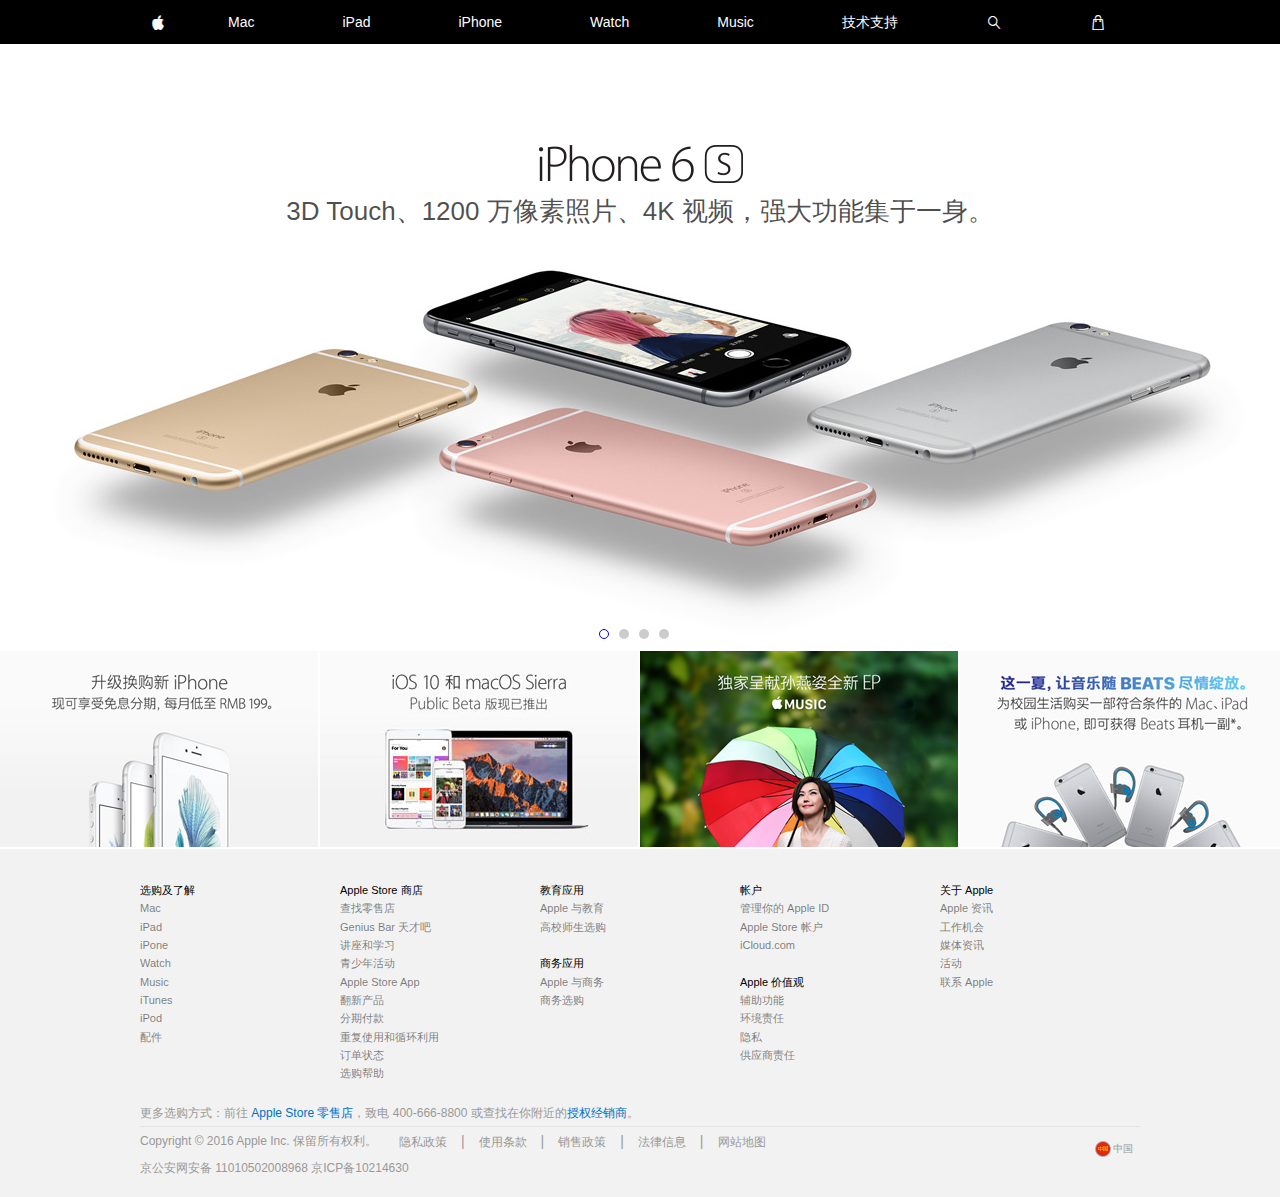
<file: index.html>
<!DOCTYPE html>
<html lang="en">
<head>
    <meta charset="UTF-8">
    <title>apple</title>
    <link rel="stylesheet" href="css/less.css">
    <link rel="stylesheet" href="css/apple.css">
    <link rel="stylesheet" href="ico/iconfont.css">
</head>
<body>
<!--菜单-->
<div class="caidan">
    <ul>
        <li><a href="">Mac</a></li>
        <li><a href="">iPad</a></li>
        <li><a href="">iPad</a></li>
        <li><a href="">iPhone</a></li>
        <li><a href="">Watch</a></li>
        <li><a href="">Music</a></li>
        <li class="icon-fangdajing iconfont" >&nbsp;搜索apple.com</li>
    </ul>
</div>
<!--导航-->
<div class="daohang">
    <div class="daohangmid">
        <ul>
            <li><a href="" class="icon-pingguo iconfont"></a></li>
            <li class="hide"><a href="">Mac</a></li>
            <li class="hide"><a href="">iPad</a></li>
            <li class="hide"><a href="">iPhone</a></li>
            <li class="hide"><a href="">Watch</a></li>
            <li class="hide"><a href="">Music</a></li>
            <li class="hide"><a href="">技术支持</a></li>
            <li class="icon-fangdajing iconfont hide"></li>
            <li class="hides">
                <div class="topbtn"></div>
                <div class="xiabtn"></div>
            </li>
            <li class="icon-gouwu iconfont"></li>
        </ul>
    </div>
</div>

<!--banner-->
<div class="box">
    <a href="" class="banner">
        <div>
            <span></span>
            <h1>3D Touch、1200 万像素照片、4K 视频，强大功能集于一身。</h1>
        </div>
    </a>
    <a href="" class="banner">
        <div>
           <span>iPad Pro</span>
            <p>你的下一台电脑，<br>现更以两种尺寸呈现。</p>
        </div>
    </a>
    <a href="" class="banner">
        <div>
            <span></span>
            <h3>一目了然,就是你</h3>
        </div>
    </a>
    <a href="" class="banner">
        <div>
            <span>MacBook</span>
            <p>轻于时代，先于时代</p>
        </div>
    </a>
    <div class="leftbtn">
        <img src="images/leftbtn.png" alt="" class="btn">
    </div>
    <div class="rightbtn">
        <img src="images/rightbtn.png" alt="" class="btn">
    </div>
    <ul>
        <li></li>
        <li></li>
        <li></li>
        <li></li>
    </ul>
</div>
<!--中间四图-->
<div class="zhong">
<div class="container-fuild">
    <div class="row">
        <div class="col-s-20 col-m-10 col-l-5"></div>
        <div class="col-s-20 col-m-10 col-l-5"></div>
        <div class="col-s-20 col-m-10 col-l-5"></div>
        <div class="col-s-20 col-m-10 col-l-5"></div>
    </div>
</div>
</div>
<!--底部大屏-->
<div class="footer">
    <div class="fuwu">
        <ul>
            <li>选购及了解</li>
            <li><a href="">Mac</a></li>
            <li><a href="">iPad</a></li>
            <li><a href="">iPone</a></li>
            <li><a href="">Watch</a></li>
            <li><a href="">Music</a></li>
            <li><a href="">iTunes</a></li>
            <li><a href="">iPod</a></li>
            <li><a href="">配件</a></li>
        </ul>
    </div>
    <div class="fuwu">
        <ul>
            <li>Apple Store 商店</li>
            <li><a href="">查找零售店</a></li>
            <li><a href="">Genius Bar 天才吧</a></li>
            <li><a href="">讲座和学习</a></li>
            <li><a href="">青少年活动</a></li>
            <li><a href="">Apple Store App</a></li>
            <li><a href="">翻新产品</a></li>
            <li><a href="">分期付款</a></li>
            <li><a href="">重复使用和循环利用</a></li>
            <li><a href="">订单状态</a></li>
            <li><a href="">选购帮助</a></li>
        </ul>
    </div>
    <div class="fuwu">
        <ul>
            <li>教育应用</li>
            <li><a href="">Apple 与教育</a></li>
            <li><a href="">高校师生选购</a></li>
            <li>&nbsp;</li>
            <li>商务应用</li>
            <li><a href="">Apple 与商务</a></li>
            <li><a href="">商务选购</a></li>
        </ul>
    </div>
    <div class="fuwu">
        <ul>
            <li>帐户</li>
            <li><a href="">管理你的 Apple ID</a></li>
            <li><a href="">Apple Store 帐户</a></li>
            <li><a href="">iCloud.com</a></li>
            <li>&nbsp;</li>
            <li>Apple 价值观</li>
            <li><a href="">辅助功能</a></li>
            <li><a href="">环境责任</a></li>
            <li><a href="">隐私</a></li>
            <li><a href="">供应商责任</a></li>
        </ul>
    </div>
    <div class="fuwu">
        <ul>
            <li>关于 Apple</li>
            <li><a href="">Apple 资讯</a></li>
            <li><a href="">工作机会</a></li>
            <li><a href="">媒体资讯</a></li>
            <li><a href="">活动</a></li>
            <li><a href="">联系 Apple</a></li>
        </ul>
    </div>
</div>
<!--底部小屏-->
<div class="small-footer">
    <div class="xiaodh">
        <div class="dianji">
            <span>选购及了解</span>
            <div class="xian">
                <div class="heng"></div>
                <div class="shu"></div>
            </div>
        </div>
        <div class="xiangxi">
            <ul>
                <li><a href="">Mac</a></li>
                <li><a href="">iPad</a></li>
                <li><a href="">iPone</a></li>
                <li><a href="">Watch</a></li>
                <li><a href="">Music</a></li>
                <li><a href="">iTunes</a></li>
                <li><a href="">iPod</a></li>
                <li><a href="">配件</a></li>
            </ul>
        </div>
    </div>
    <div class="xiaodh">
        <div class="dianji">
            <span>Apple Store 商店</span>
            <div class="xian">
                <div class="heng"></div>
                <div class="shu"></div>
            </div>
        </div>
        <div class="xiangxi">
            <ul>
                <li><a href="">查找零售店</a></li>
                <li><a href="">Genius Bar 天才吧</a></li>
                <li><a href="">讲座和学习</a></li>
                <li><a href="">青少年活动</a></li>
                <li><a href="">Apple Store App</a></li>
                <li><a href="">翻新产品</a></li>
                <li><a href="">分期付款</a></li>
                <li><a href="">重复使用和循环利用</a></li>
                <li><a href="">订单状态</a></li>
                <li><a href="">选购帮助</a></li>
            </ul>
        </div>
    </div>
    <div class="xiaodh">
        <div class="dianji">
            <span>教育应用</span>
            <div class="xian">
                <div class="heng"></div>
                <div class="shu"></div>
            </div>
        </div>
        <div class="xiangxi">
            <ul>
                <li><a href="">Apple 与教育</a></li>
                <li><a href="">高校师生选购</a></li>
            </ul>
        </div>
    </div>
    <div class="xiaodh">
        <div class="dianji">
            <span>商务应用</span>
            <div class="xian">
                <div class="heng"></div>
                <div class="shu"></div>
            </div>
        </div>
        <div class="xiangxi">
            <ul>
                <li><a href="">Apple 与商务</a></li>
                <li><a href="">商务选购</a></li>
            </ul>
        </div>
    </div>
    <div class="xiaodh">
        <div class="dianji">
            <span>帐户</span>
            <div class="xian">
                <div class="heng"></div>
                <div class="shu"></div>
            </div>
        </div>
        <div class="xiangxi">
            <ul>
                <li><a href="">管理你的 Apple ID</a></li>
                <li><a href="">Apple Store 帐户</a></li>
                <li><a href="">iCloud.com</a></li>
            </ul>
        </div>
    </div>
    <div class="xiaodh">
        <div class="dianji">
            <span>Apple 价值观</span>
            <div class="xian">
                <div class="heng"></div>
                <div class="shu"></div>
            </div>
        </div>
        <div class="xiangxi">
            <ul>
                <li><a href="">辅助功能</a></li>
                <li><a href="">环境责任</a></li>
                <li><a href="">隐私</a></li>
                <li><a href="">供应商责任</a></li>
            </ul>
        </div>
    </div>
    <div class="xiaodh">
        <div class="dianji">
            <span>关于 Apple</span>
            <div class="xian">
                <div class="heng"></div>
                <div class="shu"></div>
            </div>
        </div>
        <div class="xiangxi">
            <ul>
                <li>关于 Apple</li>
                <li><a href="">Apple 资讯</a></li>
                <li><a href="">工作机会</a></li>
                <li><a href="">媒体资讯</a></li>
                <li><a href="">活动</a></li>
                <li><a href="">联系 Apple</a></li>
            </ul>
        </div>
    </div>
</div>
<!--最下面-->
<div class="gdxg">
    <div class="gdxg-top">
        <span>更多选购方式：前往 <a href="">Apple Store 零售店</a>，致电 400-666-8800 或查找在你附近的<a href="">授权经销商</a>。</span>
    </div>
    <div class="chinab">
        <img src="images/china.png" alt="">
        <a href="">中国</a>
    </div>
    <div class="gdxg-zhong">
        <span>Copyright © 2016 Apple Inc. 保留所有权利。</span>
        <ul>
            <li><a href="">隐私政策</a></li>
            <li>|</li>
            <li><a href="">使用条款</a></li>
            <li>|</li>
            <li><a href="">销售政策</a></li>
            <li>|</li>
            <li><a href="">法律信息</a></li>
            <li>|</li>
            <li><a href="">网站地图</a></li>
        </ul>
    </div>
    <div class="gdxg-xia">
        <span>京公安网安备 11010502008968 <a href="">京ICP备10214630</a></span>
    </div>
    <div class="china">
        <img src="images/china.png" alt="">
        <a href="">中国</a>
    </div>
</div>
</body>
<script src="js/jquery.js"></script>
<script src="js/apple.js"></script>
</html>
</file>
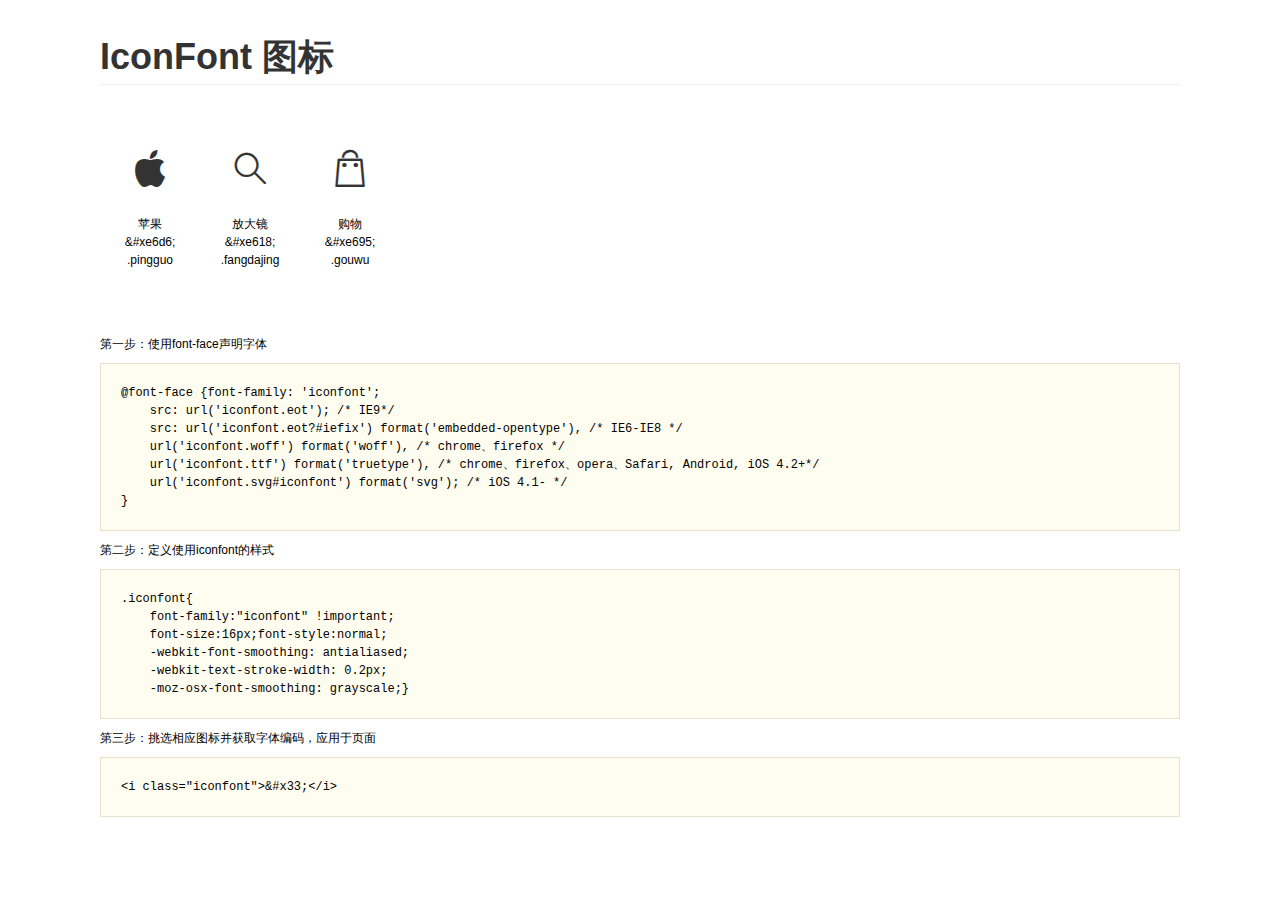
<file: ico/demo.html>
<!DOCTYPE html>
<html>
<head>
    <meta charset="utf-8"/>
    <title>IconFont</title>
    <link rel="stylesheet" href="demo.css">
    <link rel="stylesheet" href="iconfont.css">
</head>
<body>
    <div class="main">
        <h1>IconFont 图标</h1>
        <ul class="icon_lists clear">
            
                <li>
                <i class="icon iconfont">&#xe6d6;</i>
                    <div class="name">苹果</div>
                    <div class="code">&amp;#xe6d6;</div>
                    <div class="fontclass">.pingguo</div>
                </li>
            
                <li>
                <i class="icon iconfont">&#xe618;</i>
                    <div class="name">放大镜</div>
                    <div class="code">&amp;#xe618;</div>
                    <div class="fontclass">.fangdajing</div>
                </li>
            
                <li>
                <i class="icon iconfont">&#xe695;</i>
                    <div class="name">购物</div>
                    <div class="code">&amp;#xe695;</div>
                    <div class="fontclass">.gouwu</div>
                </li>
            
        </ul>


        <div class="helps">
            第一步：使用font-face声明字体
            <pre>
@font-face {font-family: 'iconfont';
    src: url('iconfont.eot'); /* IE9*/
    src: url('iconfont.eot?#iefix') format('embedded-opentype'), /* IE6-IE8 */
    url('iconfont.woff') format('woff'), /* chrome、firefox */
    url('iconfont.ttf') format('truetype'), /* chrome、firefox、opera、Safari, Android, iOS 4.2+*/
    url('iconfont.svg#iconfont') format('svg'); /* iOS 4.1- */
}
</pre>
第二步：定义使用iconfont的样式
            <pre>
.iconfont{
    font-family:"iconfont" !important;
    font-size:16px;font-style:normal;
    -webkit-font-smoothing: antialiased;
    -webkit-text-stroke-width: 0.2px;
    -moz-osx-font-smoothing: grayscale;}
</pre>
第三步：挑选相应图标并获取字体编码，应用于页面
<pre>
&lt;i class="iconfont"&gt;&amp;#x33;&lt;/i&gt;
</pre>
        </div>

    </div>
</body>
</html>
</file>
<file: css/less.css>
* {
  box-sizing: border-box;
}
.container {
  margin: auto;
  width: 440px;
}
.container-fuild {
  margin: auto;
  width: 100%;
}
.container > .row {
  width: 100%;
  height: auto;
}
.container > .row:before,
.container > .row:after {
  content: "";
  display: block;
  clear: both;
}
.container-fuild > .row {
  width: 100%;
  height: auto;
}
.container-fuild > .row:before,
.container-fuild > .row:after {
  content: "";
  display: block;
  clear: both;
}
/*小屏*/
.container > .row > .col-s-hide {
  display: none;
}
.container-fuild > .row > .col-s-hide {
  display: none;
}
.container > .row > .col-s-1 {
  width: 5%;
  float: left;
}
.container-fuild > .row > .col-s-1 {
  width: 5%;
  float: left;
}
.container > .row > .col-s-2 {
  width: 10%;
  float: left;
}
.container-fuild > .row > .col-s-2 {
  width: 10%;
  float: left;
}
.container > .row > .col-s-3 {
  width: 15%;
  float: left;
}
.container-fuild > .row > .col-s-3 {
  width: 15%;
  float: left;
}
.container > .row > .col-s-4 {
  width: 20%;
  float: left;
}
.container-fuild > .row > .col-s-4 {
  width: 20%;
  float: left;
}
.container > .row > .col-s-5 {
  width: 25%;
  float: left;
}
.container-fuild > .row > .col-s-5 {
  width: 25%;
  float: left;
}
.container > .row > .col-s-6 {
  width: 30%;
  float: left;
}
.container-fuild > .row > .col-s-6 {
  width: 30%;
  float: left;
}
.container > .row > .col-s-7 {
  width: 35%;
  float: left;
}
.container-fuild > .row > .col-s-7 {
  width: 35%;
  float: left;
}
.container > .row > .col-s-8 {
  width: 40%;
  float: left;
}
.container-fuild > .row > .col-s-8 {
  width: 40%;
  float: left;
}
.container > .row > .col-s-9 {
  width: 45%;
  float: left;
}
.container-fuild > .row > .col-s-9 {
  width: 45%;
  float: left;
}
.container > .row > .col-s-10 {
  width: 50%;
  float: left;
}
.container-fuild > .row > .col-s-10 {
  width: 50%;
  float: left;
}
.container > .row > .col-s-11 {
  width: 55%;
  float: left;
}
.container-fuild > .row > .col-s-11 {
  width: 55%;
  float: left;
}
.container > .row > .col-s-12 {
  width: 60%;
  float: left;
}
.container-fuild > .row > .col-s-12 {
  width: 60%;
  float: left;
}
.container > .row > .col-s-13 {
  width: 65%;
  float: left;
}
.container-fuild > .row > .col-s-13 {
  width: 65%;
  float: left;
}
.container > .row > .col-s-14 {
  width: 70%;
  float: left;
}
.container-fuild > .row > .col-s-14 {
  width: 70%;
  float: left;
}
.container > .row > .col-s-15 {
  width: 75%;
  float: left;
}
.container-fuild > .row > .col-s-15 {
  width: 75%;
  float: left;
}
.container > .row > .col-s-16 {
  width: 80%;
  float: left;
}
.container-fuild > .row > .col-s-16 {
  width: 80%;
  float: left;
}
.container > .row > .col-s-17 {
  width: 85%;
  float: left;
}
.container-fuild > .row > .col-s-17 {
  width: 85%;
  float: left;
}
.container > .row > .col-s-18 {
  width: 90%;
  float: left;
}
.container-fuild > .row > .col-s-18 {
  width: 90%;
  float: left;
}
.container > .row > .col-s-19 {
  width: 95%;
  float: left;
}
.container-fuild > .row > .col-s-19 {
  width: 95%;
  float: left;
}
.container > .row > .col-s-20 {
  width: 100%;
  float: left;
}
.container-fuild > .row > .col-s-20 {
  width: 100%;
  float: left;
}
/*中屏*/
@media screen and (min-width: 740px) {
  .container {
    width: 740px;
  }
  .container > .row > .col-s-hide {
    display: block;
  }
  .container > .row > .col-m-hide {
    display: none;
  }
  .container-fuild {
    width: 100%;
  }
  .container-fuild > .row > .col-s-hide {
    display: block;
  }
  .container-fuild > .row > .col-m-hide {
    display: none;
  }
  .container > .row > .col-m-1 {
    width: 5%;
    float: left;
  }
  .container-fuild > .row > .col-m-1 {
    width: 5%;
    float: left;
  }
  .container > .row > .col-m-2 {
    width: 10%;
    float: left;
  }
  .container-fuild > .row > .col-m-2 {
    width: 10%;
    float: left;
  }
  .container > .row > .col-m-3 {
    width: 15%;
    float: left;
  }
  .container-fuild > .row > .col-m-3 {
    width: 15%;
    float: left;
  }
  .container > .row > .col-m-4 {
    width: 20%;
    float: left;
  }
  .container-fuild > .row > .col-m-4 {
    width: 20%;
    float: left;
  }
  .container > .row > .col-m-5 {
    width: 25%;
    float: left;
  }
  .container-fuild > .row > .col-m-5 {
    width: 25%;
    float: left;
  }
  .container > .row > .col-m-6 {
    width: 30%;
    float: left;
  }
  .container-fuild > .row > .col-m-6 {
    width: 30%;
    float: left;
  }
  .container > .row > .col-m-7 {
    width: 35%;
    float: left;
  }
  .container-fuild > .row > .col-m-7 {
    width: 35%;
    float: left;
  }
  .container > .row > .col-m-8 {
    width: 40%;
    float: left;
  }
  .container-fuild > .row > .col-m-8 {
    width: 40%;
    float: left;
  }
  .container > .row > .col-m-9 {
    width: 45%;
    float: left;
  }
  .container-fuild > .row > .col-m-9 {
    width: 45%;
    float: left;
  }
  .container > .row > .col-m-10 {
    width: 50%;
    float: left;
  }
  .container-fuild > .row > .col-m-10 {
    width: 50%;
    float: left;
  }
  .container > .row > .col-m-11 {
    width: 55%;
    float: left;
  }
  .container-fuild > .row > .col-m-11 {
    width: 55%;
    float: left;
  }
  .container > .row > .col-m-12 {
    width: 60%;
    float: left;
  }
  .container-fuild > .row > .col-m-12 {
    width: 60%;
    float: left;
  }
  .container > .row > .col-m-13 {
    width: 65%;
    float: left;
  }
  .container-fuild > .row > .col-m-13 {
    width: 65%;
    float: left;
  }
  .container > .row > .col-m-14 {
    width: 70%;
    float: left;
  }
  .container-fuild > .row > .col-m-14 {
    width: 70%;
    float: left;
  }
  .container > .row > .col-m-15 {
    width: 75%;
    float: left;
  }
  .container-fuild > .row > .col-m-15 {
    width: 75%;
    float: left;
  }
  .container > .row > .col-m-16 {
    width: 80%;
    float: left;
  }
  .container-fuild > .row > .col-m-16 {
    width: 80%;
    float: left;
  }
  .container > .row > .col-m-17 {
    width: 85%;
    float: left;
  }
  .container-fuild > .row > .col-m-17 {
    width: 85%;
    float: left;
  }
  .container > .row > .col-m-18 {
    width: 90%;
    float: left;
  }
  .container-fuild > .row > .col-m-18 {
    width: 90%;
    float: left;
  }
  .container > .row > .col-m-19 {
    width: 95%;
    float: left;
  }
  .container-fuild > .row > .col-m-19 {
    width: 95%;
    float: left;
  }
  .container > .row > .col-m-20 {
    width: 100%;
    float: left;
  }
  .container-fuild > .row > .col-m-20 {
    width: 100%;
    float: left;
  }
}
/*大屏*/
@media screen and (min-width: 1040px) {
  .container {
    width: 1040px;
  }
  .container > .row > .col-s-hide {
    display: block;
  }
  .container > .row > .col-m-hide {
    display: block;
  }
  .container > .row > .col-l-hide {
    display: none;
  }
  .container-fuild {
    width: 100%;
  }
  .container-fuild > .row > .col-s-hide {
    display: block;
  }
  .container-fuild > .row > .col-m-hide {
    display: block;
  }
  .container-fuild > .row > .col-l-hide {
    display: none;
  }
  .container > .row > .col-l-1 {
    width: 5%;
    float: left;
  }
  .container-fuild > .row > .col-l-1 {
    width: 5%;
    float: left;
  }
  .container > .row > .col-l-2 {
    width: 10%;
    float: left;
  }
  .container-fuild > .row > .col-l-2 {
    width: 10%;
    float: left;
  }
  .container > .row > .col-l-3 {
    width: 15%;
    float: left;
  }
  .container-fuild > .row > .col-l-3 {
    width: 15%;
    float: left;
  }
  .container > .row > .col-l-4 {
    width: 20%;
    float: left;
  }
  .container-fuild > .row > .col-l-4 {
    width: 20%;
    float: left;
  }
  .container > .row > .col-l-5 {
    width: 25%;
    float: left;
  }
  .container-fuild > .row > .col-l-5 {
    width: 25%;
    float: left;
  }
  .container > .row > .col-l-6 {
    width: 30%;
    float: left;
  }
  .container-fuild > .row > .col-l-6 {
    width: 30%;
    float: left;
  }
  .container > .row > .col-l-7 {
    width: 35%;
    float: left;
  }
  .container-fuild > .row > .col-l-7 {
    width: 35%;
    float: left;
  }
  .container > .row > .col-l-8 {
    width: 40%;
    float: left;
  }
  .container-fuild > .row > .col-l-8 {
    width: 40%;
    float: left;
  }
  .container > .row > .col-l-9 {
    width: 45%;
    float: left;
  }
  .container-fuild > .row > .col-l-9 {
    width: 45%;
    float: left;
  }
  .container > .row > .col-l-10 {
    width: 50%;
    float: left;
  }
  .container-fuild > .row > .col-l-10 {
    width: 50%;
    float: left;
  }
  .container > .row > .col-l-11 {
    width: 55%;
    float: left;
  }
  .container-fuild > .row > .col-l-11 {
    width: 55%;
    float: left;
  }
  .container > .row > .col-l-12 {
    width: 60%;
    float: left;
  }
  .container-fuild > .row > .col-l-12 {
    width: 60%;
    float: left;
  }
  .container > .row > .col-l-13 {
    width: 65%;
    float: left;
  }
  .container-fuild > .row > .col-l-13 {
    width: 65%;
    float: left;
  }
  .container > .row > .col-l-14 {
    width: 70%;
    float: left;
  }
  .container-fuild > .row > .col-l-14 {
    width: 70%;
    float: left;
  }
  .container > .row > .col-l-15 {
    width: 75%;
    float: left;
  }
  .container-fuild > .row > .col-l-15 {
    width: 75%;
    float: left;
  }
  .container > .row > .col-l-16 {
    width: 80%;
    float: left;
  }
  .container-fuild > .row > .col-l-16 {
    width: 80%;
    float: left;
  }
  .container > .row > .col-l-17 {
    width: 85%;
    float: left;
  }
  .container-fuild > .row > .col-l-17 {
    width: 85%;
    float: left;
  }
  .container > .row > .col-l-18 {
    width: 90%;
    float: left;
  }
  .container-fuild > .row > .col-l-18 {
    width: 90%;
    float: left;
  }
  .container > .row > .col-l-19 {
    width: 95%;
    float: left;
  }
  .container-fuild > .row > .col-l-19 {
    width: 95%;
    float: left;
  }
  .container > .row > .col-l-20 {
    width: 100%;
    float: left;
  }
  .container-fuild > .row > .col-l-20 {
    width: 100%;
    float: left;
  }
}
body,
p,
h1,
h2,
h3,
h4,
h5,
h6,
ul,
li,
ol,
dl,
dt,
dd,
form,
input {
  margin: 0;
  padding: 0;
  font-family: Arial, "微软雅黑";
  font-size: 14px;
  list-style: none;
  /*清除列表标签的小圆点*/
}
a {
  color: #333;
  text-decoration: none;
}
img {
  border: none;
}
</file>
<file: css/apple.css>
body{
    background: #f2f2f2;
}
/*导航*/
.daohang{
    width: 100%;
    height: 44px;
    background: rgba(0,0,0,1);
}
.daohangmid{
    width: 97%;
    height: 100%;
    margin: auto;
    line-height: 44px;
    position: relative;
}

.daohangmid ul li{
    float: left;
    color:#fff;
}
.daohangmid ul li a{
    color:#fff;
}
.daohangmid ul li:hover{
    color:#ccc;
}
.daohangmid ul li a:hover{
    color:#ccc;
}
.hide{
        display: none;
}
.daohangmid ul li:nth-of-type(1) a{
    position: absolute;
    left: 45%;
}
.daohangmid ul li:nth-last-of-type(1){
    position: absolute;
    right: 5px;
}
@media screen and (min-width: 740px){
    .daohangmid{
        width: 97%;
    }
    .daohangmid ul li{
        margin-left: 8%;
    }
    .daohangmid ul li:nth-of-type(1) a{
        position: absolute;
        left: 1%;
    }
    .daohangmid ul li:nth-last-of-type(1){
        position: static;
    }
    .hide{
        display: block;
    }
    .hides{
        display: none;
    }
}
@media screen and (min-width: 1040px){
    .daohangmid{
        width: 1000px;
    }
    .daohangmid ul li{
        margin-left: 88px;
    }
    .daohangmid ul li:nth-of-type(1){
        margin: 0;
    }
    .hide{
        display: block;
    }
}
/*banner*/
.box{
    width: 100%;
    height: 475px;
    position: relative;
    overflow: hidden;
}
.box a{
    display: block;
    width: 100%;
    height: 100%;
    position: absolute;
    top:0;
    left: 0;
}
/*第一张*/
.box a:nth-of-type(1){
    background: url(../images/1.small.jpg) no-repeat center 75% #fff;
}
.box a:nth-of-type(1) div{
    width: 336px;
    height: 100%;
    text-align: center;
    margin: auto;
    padding-top: 130px;
}
.box a:nth-of-type(1) div h1{
    display: block;
    font-size: 20px;
    padding-top: 10px;
    font-weight: lighter;
    color: rgba(0,0,0,.7);
    font-family: 'PingFang SC', 'Helvetica Neue', 'Helvetica', 'STHeitiSC-Light', 'Arial', sans-serif;
}
.box a:nth-of-type(1) div span{
    width: 166px;
    height: 31px;
    display: block;
    margin: auto;
    background: url(../images/3.small.png);
}

/*第二张*/
.box a:nth-of-type(2){
    background: url(../images/2.small.jpg) no-repeat center 75% #fff;
}
.box a:nth-of-type(2) div{
    width: auto;
    height: auto;
    margin: auto;
    text-align: center;
}
.box a:nth-of-type(2) div span{
    display: block;
    font-size: 40px;
    padding-top: 80px;
    margin-left: -100px;
    font-family: 'PingFang SC', 'Helvetica Neue', 'Helvetica', 'STHeitiSC-Light', 'Arial', sans-serif;
}
.box a:nth-of-type(2) div p{
    display: block;
    font-size: 22px;
    padding-top: 10px;
    margin-left: -80px;
    font-family: 'HanHei SC', 'PingFang SC', 'Helvetica Neue', 'Helvetica', 'STHeitiSC-Light', 'Arial', sans-serif;
}
/*第三张*/
.box a:nth-of-type(3){
    background: url(../images/3.small.jpg) no-repeat center 67% #fff;
}
.box a:nth-of-type(3) div{
    width: auto;
    height: auto;
    margin: auto;
    text-align: center;
}
.box a:nth-of-type(3) div span{
    display: block;
    margin: auto;
    margin-top: 130px;
    width:145px;
    height: 31px;
    background: url(../images/4.small.png);
}
.box a:nth-of-type(3) div h3{
    font-size: 22px;
    font-family: 'PingFang SC', 'Helvetica Neue', 'Helvetica', 'STHeitiSC-Light', 'Arial', sans-serif;
    padding-top: 10px;

}
/*第四章*/
.box a:nth-of-type(4){
    background: url(../images/1.small.png) no-repeat center 66% #fff;
}
.box a:nth-of-type(4) div{
    width: auto;
    height: auto;
    margin: auto;
    text-align: center;
}
.box a:nth-of-type(4) div span{
    display: block;
    font-size: 40px;
    padding-top: 140px;
    font-family: 'PingFang SC', 'Helvetica Neue', 'Helvetica', 'STHeitiSC-Light', 'Arial', sans-serif;
}
.box a:nth-of-type(4) div p{
    display: block;
    font-size: 22px;
    font-family: 'HanHei SC', 'PingFang SC', 'Helvetica Neue', 'Helvetica', 'STHeitiSC-Light', 'Arial', sans-serif;
}
@media screen and (min-width: 740px){
    .box{
        width: 100%;
        height: 605px;
    }
    /*第一张*/
    .box a:nth-of-type(1){
        background: url(../images/1.jpg) no-repeat center bottom #fff;
        z-index: 1;
    }
    .box a:nth-of-type(1) div span{
        width: 205px;
        height: 40px;
        display: block;
        margin: auto;
        background: url(../images/3.png);
    }
    .box a:nth-of-type(1) div{
        width: 740px;
        height: 100%;
        padding-top: 100px;
    }
    .box a:nth-of-type(1) div h1{
        display: block;
        font-size: 26px;
        padding-top: 10px;
    }
    /*第二张*/
    .box a:nth-of-type(2){
        background: url(../images/2.jpg) no-repeat center 270% #fff;

    }
    .box a:nth-of-type(2) div span{
        display: block;
        font-size: 52px;
        padding-top: 30px;
        margin-left: -100px;
    }
    .box a:nth-of-type(2) div p{
        display: block;
        font-size: 30px;
        margin-left: -80px;
        margin-top: -30px;
    }
    /*第三张*/
    .box a:nth-of-type(3){
        background: url(../images/3.jpg) no-repeat center 67% #fff;
    }
    .box a:nth-of-type(3) div span{
        display: block;
        margin: auto;
        margin-top: 80px;
        width:184px;
        height: 39px;
        background: url(../images/4.png);
    }
    .box a:nth-of-type(3) div h3{
        font-size: 30px;
    }
    /*第四章*/
    .box a:nth-of-type(4){
        background: url(../images/1.png) no-repeat center 66% #fff;
    }
    .box a:nth-of-type(4) div span{
        display: block;
        font-size: 44px;
        padding-top: 90px;
    }
    .box a:nth-of-type(4) div p{
        display: block;
        font-size: 25px;
    }
}
/*箭头*/
.leftbtn{
    width: 80px;
    height: 100%;
    line-height: 50%;
    position: absolute;
    left: 0;
    top:0;
    z-index: 3;
    text-align: center;
}
.rightbtn{
    width: 80px;
    height: 100%;
    position: absolute;
    right: 0;
    top:0;
    z-index: 3;
    text-align: center;
}
.box img{
    position: absolute;
    left: 0;
    top:0;
    right: 0;
    bottom: 0;
    margin: auto;
    opacity: 0;
    transition: all 1s ease;
}
.box ul{
    position: absolute;
    left: 46%;
    bottom: 10px;
    z-index: 999;
}
.box ul li{
    width: 10px;
    height: 10px;
    border-radius: 50px;
    float: left;
    margin-left: 10px;
    cursor: pointer;
    background: #ccc;
}
.box ul li:nth-of-type(1){
    border: 1px solid blue;
    background: none;
}


/*中间四图*/
.zhong .container-fuild .row div[class*=col]{
    height: 200px;
    border-top: 2px solid #fff;
    border-right: 2px solid #fff;
    border-bottom: 2px solid #fff;
}
.zhong .container-fuild .row div[class*=col]:nth-of-type(1){
    background: url(../images/4.jpg) center center;
}
.zhong .container-fuild .row div[class*=col]:nth-of-type(2){
    background: url(../images/5.jpg) center center;
}
.zhong .container-fuild .row div[class*=col]:nth-of-type(3){
    background: url(../images/6.jpg) center center;
}
.zhong .container-fuild .row div[class*=col]:nth-of-type(4){
    background: url(../images/7.jpg) center center;
    border-right: none;
}
/*底部大屏*/
.footer{
    display: none;
}
.footer ul li{
    font-size: 11px;
    line-height: 1.66667em;
}
.footer ul li a{
    line-height: 1.66667em;
    color:rgba(0,0,0,.5);
}
.footer ul li a:hover{
    text-decoration: underline;
}
/*底部小屏*/
.small-footer{
    width: 100%;
    height: auto;
    padding:32px 16px 0 16px;
    cursor: pointer;
}
.small-footer .xiaodh{
    width: 100%;
    height: auto;
    border-bottom: 1px solid #ccc;
    line-height: 40px;
    font-size: 13px;
    color: rgba(0,0,0,.7);
}
.small-footer .xiaodh .dianji{
    width: 100%;
    height: 40px;
}
.small-footer .xiaodh .xian{
    width: 15px;
    height: 30px;
    border: 1px solid #f2f2f2;
    float: right;
}
.small-footer .xiaodh .xian div:nth-of-type(1){
    width: 100%;
    height: 1px;
    background: rgba(0,0,0,.6);
    margin-top: 18px;
    transition: transform 1s ease;
}
.small-footer .xiaodh .xian div:nth-of-type(2){
    width: 100%;
    height: 1px;
    background: rgba(0,0,0,.6);
    transform:  rotate(90deg);
    transition: transform 1s ease;
}
.small-footer .xiaodh .xiangxi{
    width: 80%;
    height: 0;
    visibility: hidden;
    overflow: hidden;
}
.small-footer .xiaodh .xiangxi ul li{
    font-size: 12px;
    margin-left: 20px;
}
.small-footer .xiaodh .xiangxi ul li a{
    color:rgba(0,0,0,.5);
    display: block;
    opacity:1;
    transform: rotateY(60deg) scale(1,0.4);
}
.small-footer .xiaodh .xiangxi ul li a:hover{
    color:rgba(0,0,0,.8);
    text-decoration: underline;
}
@media screen and (min-width: 720px){
    .footer{
        display: block;
        width: 98%;
        margin: auto;
        height: 252px;
        padding-top: 32px;
    }
    .footer .fuwu{
        width: 20%;
        height: 100%;
        float: left;
    }
    .small-footer{
        display: none;
    }
}
@media screen and (min-width: 1000px){
    .footer{
        display: block;
        width: 1000px;
        height: 252px;
        padding-top: 32px;
        margin: auto;
    }
    .footer .fuwu{
        width: 20%;
        height: 100%;
        float: left;
    }
}
/*最下面*/
.gdxg{
    width: 100%;
    margin: auto;
    height: 96px;
    font-size: 10px;
    color: #999;
    position: relative;
}
.gdxg-top{
    width: 100%;
    height: 26px;
    line-height: 2em;
    border-bottom:none;
    margin-bottom: 6px;
    padding-bottom: 5px;
}
.gdxg-top a{
    color: #0070c9;
}
.gdxg-top a:hover{
    color: #333;
    text-decoration: underline;
}
.gdxg-zhong{
    width: 100%;
    height: 50px;
}
.gdxg-zhong span{
    display: block;
}
.gdxg-zhong ul{
    float: left;
    padding-top: 10px;
}
.gdxg-zhong ul li{
    float: left;
    margin-right: 7px;
}
.gdxg-zhong ul li a{
    font-size: 12px;
    color: #999;
}
.gdxg-zhong ul li a:hover{
    color:#000;
    text-decoration: underline;
}
.gdxg-xia{
    width: 100%;
    height: 30px;
}
.gdxg-xia a{
    color: #999;
}
.gdxg-xia a:hover{
   text-decoration: underline;
}
.china{
    display: none;
}
.chinab{
    display: block;
    height: 36px;
    width: 45px;

}
.chinab img{
    display: block;
    float: left;
    margin-right: 2px;
}
.chinab a{
    font-size: 10px;
    color: #999;
}
@media screen and (min-width: 700px){
    .gdxg{
        width: 98%;
        margin: auto;
        height: 96px;
        font-size: 12px;
    }
    .chinab{
        display: none;
    }
    .china{
        display: block;
        height: 16px;
        width: 45px;
        position: absolute;
        right: 0;
        top:40px;
    }
    .china img{
        display: block;
        float: left;
        margin-right: 2px;
    }
    .china a{
        font-size: 10px;
        color: #999;
    }
    .gdxg-top{
        width: 100%;
        height: 26px;
        line-height: 2em;
        border-bottom: 1px solid #e3e3e3;
    }
    .gdxg-zhong{
        width: 100%;
        height: 27px;
    }
    .gdxg-zhong span{
        float: left;
        margin-right: 15px;
    }
    .gdxg-zhong ul{
        padding-top: 0;
    }
    .gdxg-zhong ul li{
        float: left;
        margin-left: 7px;
    }
}
@media screen and (min-width: 1000px) {
    .gdxg{
        width: 1000px;
    }
}


/*左上角*/
.hides{
    width: 20px;
    height: 40px;
    cursor: pointer;
}
.topbtn{
    display: block;
    width: 100%;
    height: 1px;
    background: #fff;
    margin-top: 15px;
    transition: transform 1s ease;
}
.xiabtn{
    margin-top: 9px;
    display: block;
    width: 100%;
    height: 1px;
    background: #fff;
    transition: transform 1s ease;
}
.caidan{
    width: 100%;
    height:0px;
    background: #000;
    position: absolute;
    left: 0;
    top:40px;
    z-index: 999999;
    visibility: hidden;
    transition: height 1s ease;
}
.caidan ul li{
    display: block;
    width: 100%;
    height: 48px;
    border-bottom: 1px solid #ccc;
    line-height: 50px;
    font-size: 20px;
    color:#999;
    opacity:0;
    transform: rotateY(60deg) scale(1,0.4);
}
.caidan ul li a{
    color: #999;
}
.caidan ul li a:hover{
    opacity: 0.6;
}
@media screen and (min-width: 740px){
    .caidan{
        display: none;
    }
}
</file>
<file: ico/iconfont.css>
@font-face {font-family: "iconfont";
  src: url('iconfont.eot?t=1471926785'); /* IE9*/
  src: url('iconfont.eot?t=1471926785#iefix') format('embedded-opentype'), /* IE6-IE8 */
  url('iconfont.woff?t=1471926785') format('woff'), /* chrome, firefox */
  url('iconfont.ttf?t=1471926785') format('truetype'), /* chrome, firefox, opera, Safari, Android, iOS 4.2+*/
  url('iconfont.svg?t=1471926785#iconfont') format('svg'); /* iOS 4.1- */
}

.iconfont {
  font-family:"iconfont" !important;
  font-size:16px;
  font-style:normal;
  -webkit-font-smoothing: antialiased;
  -webkit-text-stroke-width: 0.2px;
  -moz-osx-font-smoothing: grayscale;
}
.icon-pingguo:before { content: "\e6d6"; }
.icon-fangdajing:before { content: "\e618"; }
.icon-gouwu:before { content: "\e695"; }
</file>
<file: ico/demo.css>
*{margin: 0;padding: 0;list-style: none;}
/*
KISSY CSS Reset
理念：1. reset 的目的不是清除浏览器的默认样式，这仅是部分工作。清除和重置是紧密不可分的。
2. reset 的目的不是让默认样式在所有浏览器下一致，而是减少默认样式有可能带来的问题。
3. reset 期望提供一套普适通用的基础样式。但没有银弹，推荐根据具体需求，裁剪和修改后再使用。
特色：1. 适应中文；2. 基于最新主流浏览器。
维护：玉伯<lifesinger@gmail.com>, 正淳<ragecarrier@gmail.com>
 */

/** 清除内外边距 **/
body, h1, h2, h3, h4, h5, h6, hr, p, blockquote, /* structural elements 结构元素 */
dl, dt, dd, ul, ol, li, /* list elements 列表元素 */
pre, /* text formatting elements 文本格式元素 */
form, fieldset, legend, button, input, textarea, /* form elements 表单元素 */
th, td /* table elements 表格元素 */ {
  margin: 0;
  padding: 0;
}

/** 设置默认字体 **/
body,
button, input, select, textarea /* for ie */ {
  font: 12px/1.5 tahoma, arial, \5b8b\4f53, sans-serif;
}
h1, h2, h3, h4, h5, h6 { font-size: 100%; }
address, cite, dfn, em, var { font-style: normal; } /* 将斜体扶正 */
code, kbd, pre, samp { font-family: courier new, courier, monospace; } /* 统一等宽字体 */
small { font-size: 12px; } /* 小于 12px 的中文很难阅读，让 small 正常化 */

/** 重置列表元素 **/
ul, ol { list-style: none; }

/** 重置文本格式元素 **/
a { text-decoration: none; }
a:hover { text-decoration: underline; }


/** 重置表单元素 **/
legend { color: #000; } /* for ie6 */
fieldset, img { border: 0; } /* img 搭车：让链接里的 img 无边框 */
button, input, select, textarea { font-size: 100%; } /* 使得表单元素在 ie 下能继承字体大小 */
/* 注：optgroup 无法扶正 */

/** 重置表格元素 **/
table { border-collapse: collapse; border-spacing: 0; }

/* 清除浮动 */
.ks-clear:after, .clear:after {
  content: '\20';
  display: block;
  height: 0;
  clear: both;
}
.ks-clear, .clear {
  *zoom: 1;
}

.main {padding: 30px 100px;}
.main h1{font-size:36px; color:#333; text-align:left;margin-bottom:30px; border-bottom: 1px solid #eee;}

.helps{margin-top:40px;}
.helps pre{
  padding:20px;
  margin:10px 0;
  border:solid 1px #e7e1cd;
  background-color: #fffdef;
  overflow: auto;
}

.icon_lists li{
  float:left;
  width: 100px;
  height:180px;
  text-align: center;
}
.icon_lists .icon{
  font-size: 42px;
  line-height: 100px;
  margin: 10px 0;
  color:#333;
  -webkit-transition: font-size 0.25s ease-out 0s;
  -moz-transition: font-size 0.25s ease-out 0s;
  transition: font-size 0.25s ease-out 0s;

}
.icon_lists .icon:hover{
  font-size: 100px;
}
</file>
